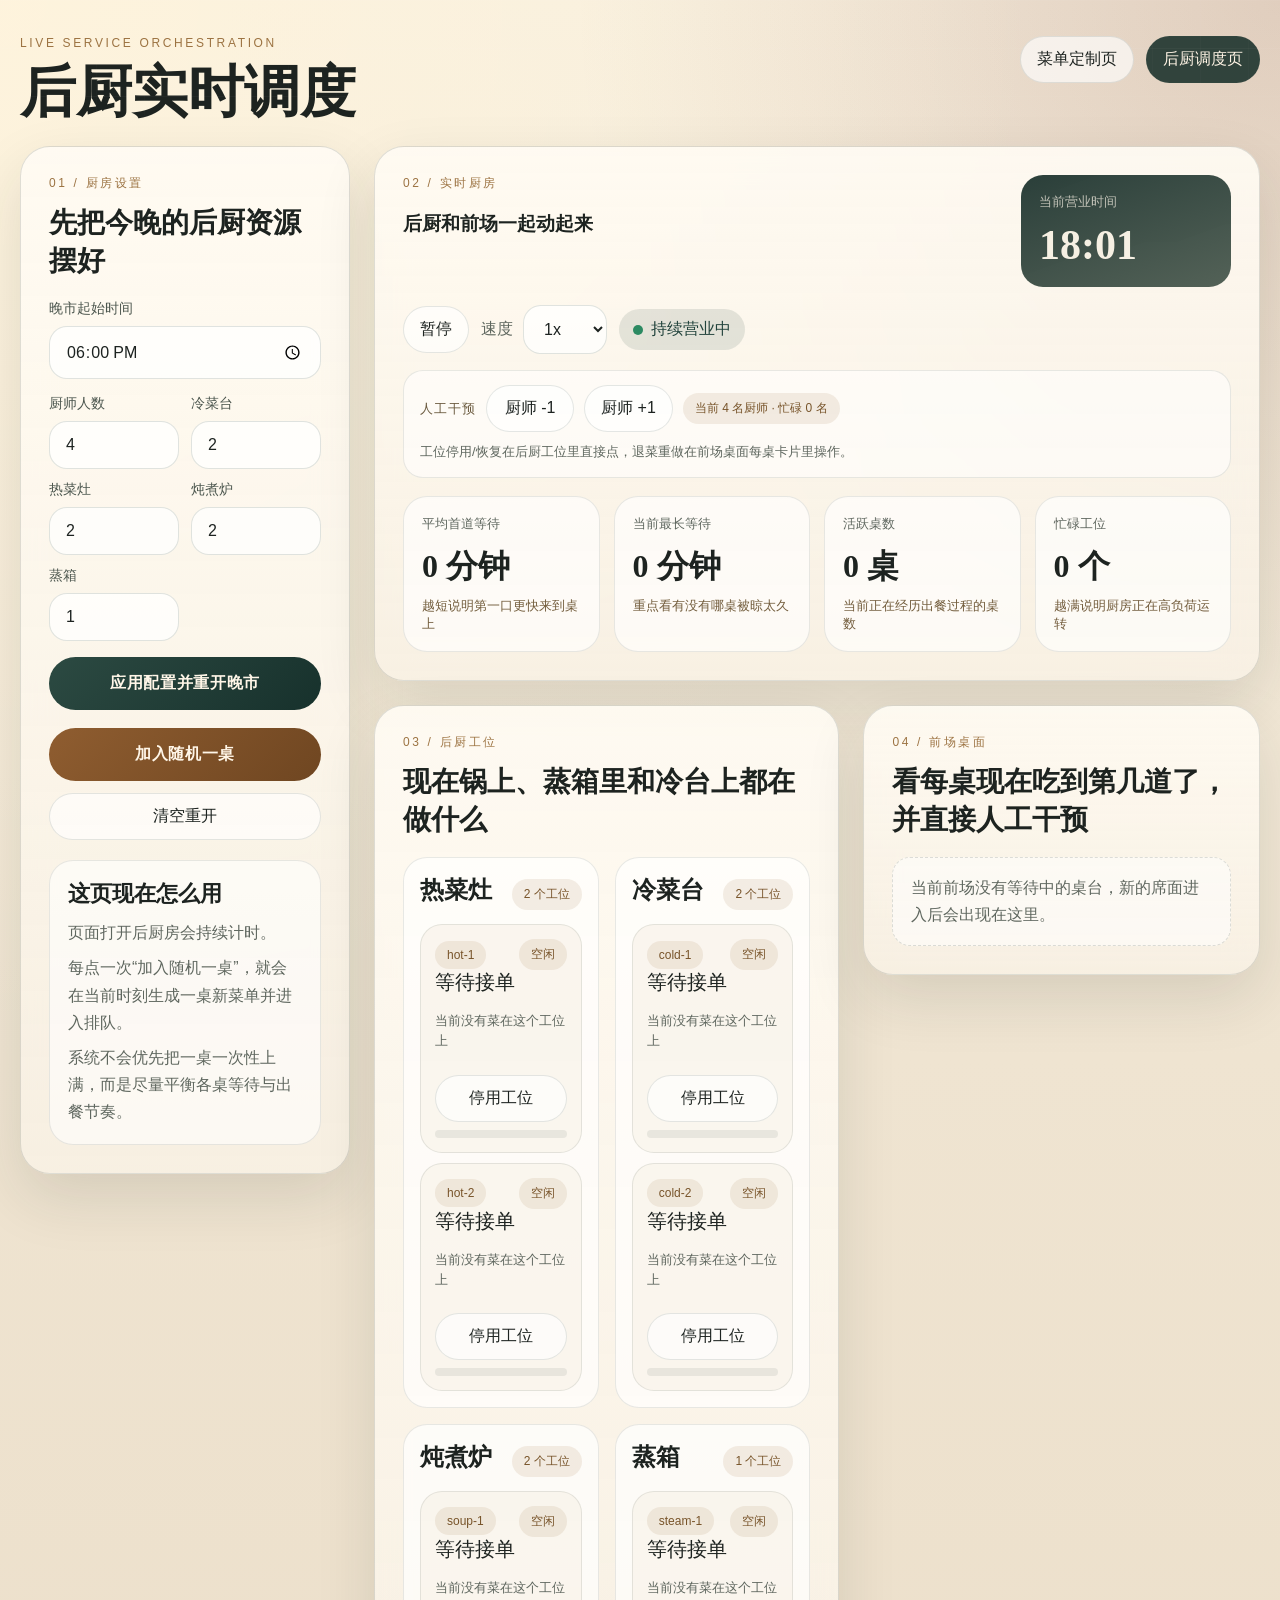
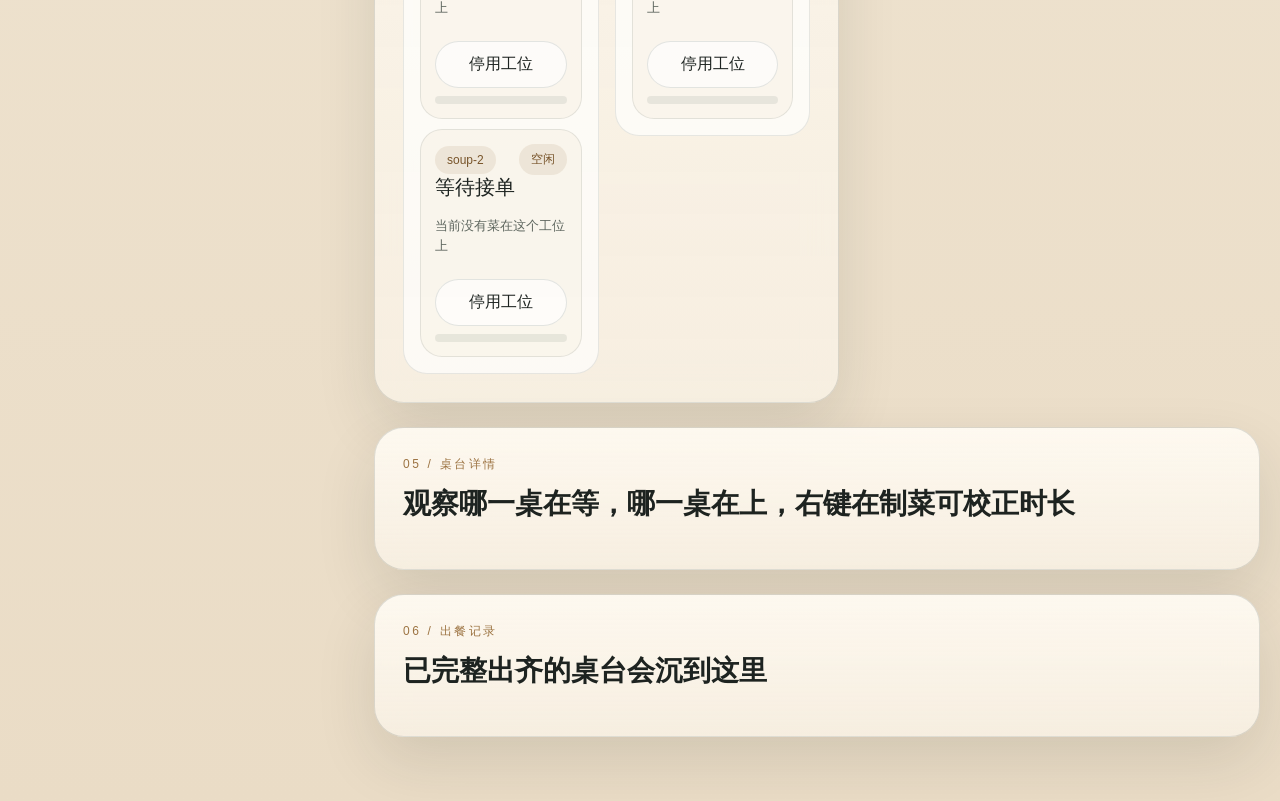
<file: templates/kitchen.html>
<!DOCTYPE html>
<html lang="zh-CN">
  <head>
    <meta charset="UTF-8" />
    <meta name="viewport" content="width=device-width, initial-scale=1.0" />
    <title>云汀私宴 · 后厨实时调度</title>
    <link rel="stylesheet" href="/static/style.css" />
    <link rel="stylesheet" href="/static/kitchen.css" />
  </head>
  <body>
    <div class="page-shell kitchen-shell">
      <header class="kitchen-hero">
        <div>
          <p class="eyebrow">LIVE SERVICE ORCHESTRATION</p>
          <h1>后厨实时调度</h1>
        </div>
        <div class="kitchen-links">
          <a href="/" class="kitchen-link">菜单定制页</a>
          <a href="/kitchen" class="kitchen-link active">后厨调度页</a>
        </div>
      </header>

      <main class="kitchen-layout">
        <aside class="panel kitchen-config-panel">
          <div class="panel-heading">
            <p class="section-kicker">01 / 厨房设置</p>
            <h3>先把今晚的后厨资源摆好</h3>
          </div>

          <form id="kitchen-form" class="menu-form">
            <label class="field">
              <span>晚市起始时间</span>
              <input type="time" name="start_time" value="18:00" />
            </label>

            <div class="resource-grid">
              <label class="field">
                <span>厨师人数</span>
                <input type="number" name="chefs" min="2" max="10" value="4" />
              </label>
              <label class="field">
                <span>冷菜台</span>
                <input type="number" name="cold_stations" min="1" max="4" value="2" />
              </label>
              <label class="field">
                <span>热菜灶</span>
                <input type="number" name="hot_stations" min="1" max="6" value="2" />
              </label>
              <label class="field">
                <span>炖煮炉</span>
                <input type="number" name="soup_stations" min="1" max="3" value="2" />
              </label>
              <label class="field">
                <span>蒸箱</span>
                <input type="number" name="steamers" min="1" max="3" value="1" />
              </label>
            </div>

            <button class="submit-button" type="submit">应用配置并重开晚市</button>
          </form>

          <div class="live-actions">
            <button id="add-order-button" class="submit-button secondary" type="button">加入随机一桌</button>
            <button id="reset-kitchen-button" class="ghost-button" type="button">清空重开</button>
          </div>

          <div class="tips-card">
            <h4>这页现在怎么用</h4>
            <p>页面打开后厨房会持续计时。</p>
            <p>每点一次“加入随机一桌”，就会在当前时刻生成一桌新菜单并进入排队。</p>
            <p>系统不会优先把一桌一次性上满，而是尽量平衡各桌等待与出餐节奏。</p>
          </div>
        </aside>

        <section class="kitchen-main">
          <section class="panel playback-panel">
            <div class="playback-top">
              <div>
                <p class="section-kicker">02 / 实时厨房</p>
                <h3>后厨和前场一起动起来</h3>
              </div>
              <div class="clock-card">
                <span>当前营业时间</span>
                <strong id="sim-clock">18:00</strong>
              </div>
            </div>

            <div id="sim-loading" class="loading-state hidden">正在准备厨房，请稍等片刻…</div>

            <div class="playback-controls">
              <button id="play-toggle" class="ghost-button" type="button">暂停</button>
              <label class="speed-field">
                <span>速度</span>
                <select id="playback-speed">
                  <option value="900">1x</option>
                  <option value="500">2x</option>
                  <option value="260">4x</option>
                </select>
              </label>
              <div class="live-badge">持续营业中</div>
            </div>

            <div class="incident-toolbar">
              <div class="incident-group">
                <span class="incident-label">人工干预</span>
                <button id="chef-minus" class="ghost-button incident-button" type="button">厨师 -1</button>
                <button id="chef-plus" class="ghost-button incident-button" type="button">厨师 +1</button>
                <span id="chef-live-badge" class="mini-pill">当前 4 名厨师</span>
              </div>
              <div class="incident-hint">工位停用/恢复在后厨工位里直接点，退菜重做在前场桌面每桌卡片里操作。</div>
            </div>

            <div id="metrics-root" class="kitchen-metrics"></div>
          </section>

          <section class="service-stage">
            <section class="panel stage-panel">
              <div class="panel-heading compact">
                <p class="section-kicker">03 / 后厨工位</p>
                <h3>现在锅上、蒸箱里和冷台上都在做什么</h3>
              </div>
              <div id="station-root" class="station-root"></div>
            </section>

            <section class="panel room-panel">
              <div class="panel-heading compact">
                <p class="section-kicker">04 / 前场桌面</p>
                <h3>看每桌现在吃到第几道了，并直接人工干预</h3>
              </div>
              <div id="room-root" class="room-root"></div>
            </section>
          </section>

          <div class="kitchen-board">
            <section class="panel tables-panel">
              <div class="panel-heading compact">
                <p class="section-kicker">05 / 桌台详情</p>
                <h3>观察哪一桌在等，哪一桌在上，右键在制菜可校正时长</h3>
              </div>
              <div id="tables-root" class="tables-root"></div>
            </section>
          </div>

          <section class="panel completed-panel">
            <div class="panel-heading compact">
              <p class="section-kicker">06 / 出餐记录</p>
              <h3>已完整出齐的桌台会沉到这里</h3>
            </div>
            <div id="completed-root" class="completed-root"></div>
          </section>
        </section>
      </main>
    </div>

    <div id="dish-context-menu" class="dish-context-menu hidden">
      <button type="button" class="dish-context-option" data-action="serve-now">已出餐</button>
      <button type="button" class="dish-context-option" data-action="delay-dish">延迟出餐</button>
    </div>

    <script src="/static/kitchen.js"></script>
  </body>
</html>
</file>
<file: static/style.css>
:root {
  --bg: #efe4d1;
  --bg-deep: #1d332e;
  --card: rgba(255, 251, 243, 0.84);
  --card-strong: #fffaf1;
  --ink: #1d2320;
  --muted: #5f675f;
  --line: rgba(55, 71, 63, 0.16);
  --gold: #9c7342;
  --gold-soft: rgba(156, 115, 66, 0.14);
  --accent: #7d2d1f;
  --shadow: 0 24px 60px rgba(34, 39, 34, 0.12);
  --serif: "STSong", "Noto Serif SC", "Source Han Serif SC", serif;
  --sans: "Segoe UI", "PingFang SC", "Microsoft YaHei", sans-serif;
}

* {
  box-sizing: border-box;
}

body {
  margin: 0;
  font-family: var(--sans);
  color: var(--ink);
  background:
    radial-gradient(circle at top left, rgba(255, 244, 220, 0.85), transparent 38%),
    radial-gradient(circle at top right, rgba(121, 56, 40, 0.18), transparent 26%),
    linear-gradient(180deg, #f7efdf 0%, #efe4d1 44%, #eadcc6 100%);
  min-height: 100vh;
}

body::before {
  content: "";
  position: fixed;
  inset: 0;
  pointer-events: none;
  background-image:
    linear-gradient(rgba(255, 255, 255, 0.15) 1px, transparent 1px),
    linear-gradient(90deg, rgba(255, 255, 255, 0.08) 1px, transparent 1px);
  background-size: 48px 48px;
  mask-image: linear-gradient(180deg, rgba(0, 0, 0, 0.25), transparent 70%);
}

.page-shell {
  width: min(1240px, calc(100% - 40px));
  margin: 0 auto;
  padding: 36px 0 48px;
}

.hero {
  display: grid;
  grid-template-columns: minmax(0, 1.2fr) minmax(300px, 0.8fr);
  gap: 24px;
  margin-bottom: 24px;
}

.hero-copy,
.hero-card,
.panel,
.menu-sheet {
  border: 1px solid var(--line);
  backdrop-filter: blur(16px);
  box-shadow: var(--shadow);
}

.hero-copy {
  padding: 34px;
  border-radius: 30px;
  background:
    linear-gradient(135deg, rgba(255, 251, 243, 0.96), rgba(245, 236, 223, 0.84)),
    var(--card);
}

.eyebrow,
.sheet-eyebrow,
.section-kicker,
.hero-card-label {
  margin: 0 0 12px;
  font-size: 12px;
  letter-spacing: 0.22em;
  text-transform: uppercase;
  color: var(--gold);
}

.hero h1 {
  margin: 0;
  font-family: var(--serif);
  font-size: clamp(40px, 7vw, 68px);
  line-height: 1.05;
  font-weight: 600;
}

.hero-text {
  max-width: 700px;
  margin: 20px 0 0;
  font-size: 16px;
  line-height: 1.8;
  color: var(--muted);
}

.hero-tags {
  display: flex;
  flex-wrap: wrap;
  gap: 12px;
  margin-top: 24px;
}

.hero-tags span,
.request-pill,
.highlight-pill {
  padding: 10px 14px;
  border-radius: 999px;
  border: 1px solid rgba(156, 115, 66, 0.24);
  background: rgba(255, 249, 239, 0.76);
  color: #6f5531;
  font-size: 13px;
}

.hero-card {
  position: relative;
  overflow: hidden;
  padding: 30px;
  border-radius: 30px;
  background:
    linear-gradient(160deg, rgba(29, 51, 46, 0.94), rgba(60, 77, 66, 0.88)),
    var(--bg-deep);
  color: #f6f0e3;
}

.hero-card::after {
  content: "";
  position: absolute;
  inset: auto -40px -30px auto;
  width: 180px;
  height: 180px;
  border-radius: 50%;
  background: radial-gradient(circle, rgba(240, 205, 150, 0.22), transparent 65%);
}

.hero-card h2 {
  margin: 10px 0 14px;
  font-family: var(--serif);
  font-size: 32px;
  line-height: 1.2;
}

.hero-card p {
  margin: 0;
  color: rgba(246, 240, 227, 0.82);
  line-height: 1.8;
}

.layout {
  display: grid;
  grid-template-columns: minmax(320px, 420px) minmax(0, 1fr);
  gap: 24px;
  align-items: start;
}

.panel {
  border-radius: 30px;
  background: linear-gradient(180deg, rgba(255, 251, 243, 0.92), rgba(249, 242, 230, 0.8));
  padding: 28px;
}

.panel-heading {
  margin-bottom: 20px;
}

.panel-heading h3 {
  margin: 6px 0 0;
  font-family: var(--serif);
  font-size: 28px;
  font-weight: 600;
}

.menu-form {
  display: grid;
  gap: 16px;
}

.field {
  display: grid;
  gap: 8px;
}

.field span,
.field legend {
  font-size: 14px;
  color: #4c564e;
}

input,
select,
textarea,
.submit-button {
  font: inherit;
}

input,
select,
textarea {
  width: 100%;
  border: 1px solid rgba(67, 86, 77, 0.16);
  border-radius: 18px;
  padding: 14px 16px;
  background: rgba(255, 255, 255, 0.76);
  color: var(--ink);
  transition: border-color 0.2s ease, transform 0.2s ease, box-shadow 0.2s ease;
}

input:focus,
select:focus,
textarea:focus {
  outline: none;
  border-color: rgba(125, 45, 31, 0.4);
  box-shadow: 0 0 0 4px rgba(125, 45, 31, 0.08);
  transform: translateY(-1px);
}

.checkbox-group {
  border: 1px solid rgba(67, 86, 77, 0.12);
  border-radius: 22px;
  padding: 14px 16px 16px;
  background: rgba(255, 255, 255, 0.56);
}

.checkbox-group label {
  display: flex;
  gap: 10px;
  align-items: center;
  margin-top: 10px;
  color: var(--muted);
}

.checkbox-group input {
  width: auto;
  margin: 0;
}

.submit-button {
  border: 0;
  border-radius: 999px;
  padding: 16px 22px;
  background:
    linear-gradient(135deg, #2c4a42, #17312c),
    var(--bg-deep);
  color: #fff6e8;
  cursor: pointer;
  font-weight: 600;
  letter-spacing: 0.04em;
  transition: transform 0.2s ease, box-shadow 0.2s ease;
}

.submit-button:hover {
  transform: translateY(-2px);
  box-shadow: 0 18px 28px rgba(29, 51, 46, 0.18);
}

.empty-state,
.loading-state {
  border-radius: 22px;
  padding: 22px;
  border: 1px dashed rgba(88, 96, 89, 0.28);
  color: var(--muted);
  background: rgba(255, 255, 255, 0.48);
}

.hidden {
  display: none !important;
}

.menu-sheet {
  background:
    linear-gradient(180deg, rgba(255, 251, 243, 0.98), rgba(247, 239, 228, 0.92)),
    var(--card-strong);
  border-radius: 28px;
  padding: 26px;
  animation: rise 0.5s ease;
}

.menu-header {
  display: grid;
  grid-template-columns: minmax(0, 1fr) 220px;
  gap: 16px;
  align-items: start;
}

.menu-title {
  margin: 0;
  font-family: var(--serif);
  font-size: clamp(30px, 4vw, 44px);
  font-weight: 600;
  line-height: 1.15;
}

.menu-subtitle,
.menu-summary {
  color: var(--muted);
  line-height: 1.8;
}

.price-card {
  border-radius: 24px;
  padding: 18px;
  background: linear-gradient(180deg, rgba(44, 74, 66, 0.92), rgba(23, 49, 44, 0.96));
  color: #f6f1e4;
}

.price-card p,
.price-card span {
  margin: 0;
  color: rgba(246, 241, 228, 0.72);
}

.price-card strong {
  display: block;
  margin: 10px 0 6px;
  font-size: 32px;
  font-family: var(--serif);
  font-weight: 600;
}

.request-summary,
.highlight-strip,
.request-tags {
  display: flex;
  flex-wrap: wrap;
  gap: 10px;
}

.request-summary {
  margin: 18px 0 10px;
}

.highlight-strip {
  margin: 22px 0 24px;
}

.course-grid {
  display: grid;
  grid-template-columns: repeat(2, minmax(0, 1fr));
  gap: 16px;
}

.course-card,
.notes-card {
  border: 1px solid rgba(67, 86, 77, 0.12);
  border-radius: 24px;
  background: rgba(255, 255, 255, 0.68);
  padding: 18px;
}

.course-meta {
  display: flex;
  justify-content: space-between;
  gap: 16px;
  align-items: center;
}

.course-label {
  display: inline-flex;
  padding: 7px 12px;
  border-radius: 999px;
  background: var(--gold-soft);
  color: #80592c;
  font-size: 12px;
  letter-spacing: 0.08em;
}

.course-price {
  color: var(--accent);
  font-weight: 600;
}

.course-name {
  margin: 14px 0 10px;
  font-family: var(--serif);
  font-size: 24px;
  line-height: 1.25;
}

.course-copy,
.course-note {
  margin: 0;
  color: var(--muted);
  line-height: 1.75;
}

.course-note {
  margin-top: 12px;
  padding-top: 12px;
  border-top: 1px dashed rgba(67, 86, 77, 0.15);
}

.notes-grid {
  display: grid;
  grid-template-columns: repeat(2, minmax(0, 1fr));
  gap: 16px;
  margin-top: 20px;
}

.notes-card h4 {
  margin: 0 0 12px;
  font-family: var(--serif);
  font-size: 22px;
}

.chef-notes {
  margin: 0;
  padding-left: 18px;
  color: var(--muted);
  line-height: 1.8;
}

@keyframes rise {
  from {
    opacity: 0;
    transform: translateY(12px);
  }

  to {
    opacity: 1;
    transform: translateY(0);
  }
}

@media (max-width: 980px) {
  .hero,
  .layout,
  .menu-header,
  .notes-grid,
  .course-grid {
    grid-template-columns: 1fr;
  }

  .page-shell {
    width: min(100% - 24px, 1240px);
    padding-top: 20px;
  }

  .hero-copy,
  .hero-card,
  .panel,
  .menu-sheet {
    border-radius: 24px;
  }
}
</file>
<file: static/kitchen.css>
.kitchen-shell {
  padding-bottom: 64px;
}

.kitchen-hero {
  display: flex;
  justify-content: space-between;
  gap: 24px;
  align-items: flex-start;
  margin-bottom: 24px;
}

.kitchen-hero h1 {
  margin: 0;
  font-family: var(--serif);
  font-size: clamp(38px, 5vw, 56px);
  line-height: 1.08;
}

.kitchen-links {
  display: flex;
  gap: 12px;
  flex-wrap: wrap;
}

.kitchen-link,
.ghost-button {
  display: inline-flex;
  align-items: center;
  justify-content: center;
  padding: 12px 16px;
  border-radius: 999px;
  border: 1px solid rgba(67, 86, 77, 0.14);
  background: rgba(255, 255, 255, 0.64);
  color: var(--ink);
  text-decoration: none;
  font: inherit;
}

.kitchen-link.active,
.ghost-button:hover {
  background: rgba(29, 51, 46, 0.9);
  color: #fff4e5;
}

.kitchen-layout {
  display: grid;
  grid-template-columns: minmax(280px, 330px) minmax(0, 1fr);
  gap: 24px;
  align-items: start;
}

.kitchen-main {
  display: grid;
  gap: 24px;
}

.resource-grid {
  display: grid;
  grid-template-columns: repeat(2, minmax(0, 1fr));
  gap: 12px;
}

.live-actions {
  display: grid;
  gap: 12px;
  margin-top: 18px;
}

.submit-button.secondary {
  background: linear-gradient(135deg, #8f5d30, #6f4621);
}

.tips-card {
  margin-top: 20px;
  padding: 18px;
  border-radius: 24px;
  border: 1px solid rgba(67, 86, 77, 0.12);
  background: rgba(255, 255, 255, 0.58);
}

.tips-card h4 {
  margin: 0 0 10px;
  font-family: var(--serif);
  font-size: 22px;
}

.tips-card p {
  margin: 8px 0 0;
  color: var(--muted);
  line-height: 1.7;
}

.playback-top {
  display: flex;
  justify-content: space-between;
  gap: 20px;
  align-items: flex-start;
}

.clock-card {
  min-width: 210px;
  border-radius: 22px;
  padding: 18px;
  background: linear-gradient(160deg, rgba(29, 51, 46, 0.94), rgba(60, 77, 66, 0.88));
  color: #f6f0e3;
}

.clock-card span {
  display: block;
  color: rgba(246, 240, 227, 0.72);
  font-size: 13px;
}

.clock-card strong {
  display: block;
  margin-top: 10px;
  font-size: 42px;
  font-family: var(--serif);
  font-weight: 600;
}

.playback-controls {
  display: flex;
  align-items: center;
  gap: 12px;
  margin-top: 18px;
  flex-wrap: wrap;
}

.speed-field {
  display: flex;
  gap: 10px;
  align-items: center;
  color: var(--muted);
}

.speed-field select {
  width: auto;
  min-width: 84px;
}

.live-badge {
  display: inline-flex;
  align-items: center;
  gap: 8px;
  padding: 10px 14px;
  border-radius: 999px;
  background: rgba(44, 74, 66, 0.12);
  color: #22433c;
}

.live-badge::before {
  content: "";
  width: 10px;
  height: 10px;
  border-radius: 50%;
  background: #2c8a62;
  box-shadow: 0 0 0 0 rgba(44, 138, 98, 0.55);
  animation: pulse 1.6s infinite;
}

.incident-toolbar {
  margin-top: 16px;
  display: grid;
  gap: 10px;
  padding: 14px 16px;
  border-radius: 20px;
  border: 1px solid rgba(67, 86, 77, 0.12);
  background: rgba(255, 255, 255, 0.56);
}

.incident-group {
  display: flex;
  flex-wrap: wrap;
  gap: 10px;
  align-items: center;
}

.incident-label {
  color: #6b5a3f;
  font-size: 13px;
  letter-spacing: 0.08em;
  text-transform: uppercase;
}

.incident-button {
  min-width: 88px;
}

.incident-hint {
  color: var(--muted);
  line-height: 1.6;
  font-size: 13px;
}

.kitchen-metrics {
  display: grid;
  grid-template-columns: repeat(4, minmax(0, 1fr));
  gap: 14px;
  margin-top: 18px;
}

.metric-card {
  border: 1px solid rgba(67, 86, 77, 0.12);
  border-radius: 24px;
  background: rgba(255, 255, 255, 0.64);
  padding: 18px;
}

.metric-card span {
  display: block;
  color: var(--muted);
  font-size: 13px;
}

.metric-card strong {
  display: block;
  margin-top: 12px;
  font-size: 32px;
  font-family: var(--serif);
  font-weight: 600;
}

.metric-card small {
  display: block;
  margin-top: 8px;
  color: #735d3d;
}

.service-stage {
  display: grid;
  grid-template-columns: minmax(0, 1.08fr) minmax(380px, 0.92fr);
  gap: 24px;
  align-items: start;
}

.kitchen-board {
  display: block;
}

.tables-panel {
  width: 100%;
}

.tables-root {
  grid-template-columns: repeat(auto-fit, minmax(320px, 1fr));
}

.compact {
  margin-bottom: 18px;
}

.station-root,
.tables-root {
  display: grid;
  gap: 16px;
}

.station-root {
  grid-template-columns: repeat(2, minmax(0, 1fr));
  align-items: start;
}

.station-group {
  border: 1px solid rgba(67, 86, 77, 0.12);
  border-radius: 24px;
  background: rgba(255, 255, 255, 0.66);
  padding: 16px;
}

.station-group-header {
  display: flex;
  justify-content: space-between;
  gap: 12px;
  align-items: baseline;
  margin-bottom: 14px;
}

.station-group-header h4,
.table-card h4 {
  margin: 0;
  font-family: var(--serif);
  font-size: 24px;
}

.station-slots {
  display: grid;
  grid-template-columns: 1fr;
  gap: 10px;
}

.station-hot .station-slots {
  grid-template-columns: 1fr;
}

.station-slot {
  border-radius: 22px;
  padding: 14px;
  border: 1px solid rgba(67, 86, 77, 0.12);
  background: rgba(249, 243, 233, 0.72);
  min-height: 122px;
  min-width: 0;
  display: flex;
  flex-direction: column;
  justify-content: space-between;
  transition: transform 0.25s ease, box-shadow 0.25s ease, background 0.25s ease;
}

.station-slot.active {
  background: linear-gradient(180deg, rgba(44, 74, 66, 0.18), rgba(255, 255, 255, 0.92));
  transform: translateY(-3px) scale(1.01);
  box-shadow: 0 16px 32px rgba(29, 51, 46, 0.12);
}

.station-slot.unavailable {
  background: rgba(229, 224, 214, 0.68);
  border-style: dashed;
  box-shadow: none;
  transform: none;
}

.slot-top,
.table-top,
.table-meta-row,
.room-table-top {
  display: flex;
  justify-content: space-between;
  gap: 12px;
  align-items: center;
}

.slot-badge,
.status-pill,
.mini-pill {
  display: inline-flex;
  padding: 7px 12px;
  border-radius: 999px;
  font-size: 12px;
  background: rgba(156, 115, 66, 0.12);
  color: #78542a;
}

.slot-main {
  display: grid;
  gap: 4px;
}

.slot-actions {
  margin: 10px 0 8px;
}

.slot-action {
  width: 100%;
  min-height: 38px;
}

.slot-dish {
  margin: 0;
  font-family: var(--serif);
  font-size: 20px;
  line-height: 1.2;
  word-break: break-word;
}

.slot-meta,
.event-meta,
.table-summary,
.room-note {
  color: var(--muted);
  line-height: 1.7;
}

.slot-meta {
  font-size: 13px;
  line-height: 1.55;
}

.progress-track,
.table-progress {
  width: 100%;
  height: 8px;
  border-radius: 999px;
  background: rgba(67, 86, 77, 0.1);
  overflow: hidden;
}

.progress-fill,
.table-progress-fill {
  height: 100%;
  border-radius: inherit;
  background: linear-gradient(90deg, #9c7342, #d4b07b);
  width: 0%;
  transition: width 0.3s ease;
}

.room-root {
  display: grid;
  grid-template-columns: repeat(auto-fit, minmax(240px, 1fr));
  gap: 16px;
}

.room-empty,
.completed-empty {
  padding: 16px 18px;
  border-radius: 18px;
  border: 1px dashed rgba(67, 86, 77, 0.18);
  background: rgba(255, 255, 255, 0.54);
  color: var(--muted);
  line-height: 1.7;
}

.room-table {
  border-radius: 24px;
  padding: 18px;
  border: 1px solid rgba(67, 86, 77, 0.12);
  background: radial-gradient(circle at top, rgba(255, 248, 236, 0.95), rgba(247, 238, 223, 0.82));
  transition: transform 0.25s ease, box-shadow 0.25s ease;
}

.room-table.done {
  box-shadow: 0 14px 28px rgba(156, 115, 66, 0.14);
  transform: translateY(-2px);
}

.room-note {
  min-height: 48px;
}

.room-disc {
  position: relative;
  width: 156px;
  height: 156px;
  margin: 16px auto 12px;
  border-radius: 50%;
  background: radial-gradient(circle at 30% 30%, rgba(255, 255, 255, 0.98), rgba(236, 224, 203, 0.96));
  border: 10px solid rgba(255, 255, 255, 0.9);
  box-shadow: inset 0 0 0 1px rgba(67, 86, 77, 0.08), 0 20px 32px rgba(29, 51, 46, 0.08);
}

.room-center {
  position: absolute;
  inset: 50% auto auto 50%;
  transform: translate(-50%, -50%);
  width: 72px;
  height: 72px;
  border-radius: 50%;
  display: flex;
  align-items: center;
  justify-content: center;
  background: rgba(29, 51, 46, 0.9);
  color: #fff6e8;
  font-family: var(--serif);
  font-size: 22px;
}

.plate-ring {
  position: absolute;
  inset: 0;
}

.plate {
  position: absolute;
  width: 24px;
  height: 24px;
  border-radius: 50%;
  border: 4px solid rgba(255, 255, 255, 0.92);
  background: rgba(228, 214, 190, 0.9);
  box-shadow: 0 4px 8px rgba(29, 51, 46, 0.08);
}

.plate:nth-child(1) { top: 8px; left: 50%; transform: translateX(-50%); }
.plate:nth-child(2) { top: 22px; right: 20px; }
.plate:nth-child(3) { top: 50%; right: 8px; transform: translateY(-50%); }
.plate:nth-child(4) { bottom: 22px; right: 20px; }
.plate:nth-child(5) { bottom: 8px; left: 50%; transform: translateX(-50%); }
.plate:nth-child(6) { bottom: 22px; left: 20px; }
.plate:nth-child(7) { top: 50%; left: 8px; transform: translateY(-50%); }
.plate:nth-child(8) { top: 22px; left: 20px; }
.plate:nth-child(9) { top: 38px; left: 50%; transform: translateX(-50%); }
.plate:nth-child(10) { bottom: 38px; left: 50%; transform: translateX(-50%); }

.plate.served {
  background: linear-gradient(180deg, #c89a63, #9c7342);
}

.plate.cooking {
  background: linear-gradient(180deg, #3e6b61, #25453e);
  animation: pulse 1.4s infinite;
}

.room-course-block {
  margin-top: 12px;
}

.room-course-title {
  margin-bottom: 8px;
  font-size: 13px;
  color: #6e654f;
}

.room-course-list {
  display: flex;
  flex-wrap: wrap;
  gap: 8px;
}

.room-course-chip {
  display: inline-flex;
  align-items: center;
  padding: 7px 10px;
  border-radius: 999px;
  font-size: 12px;
  background: rgba(156, 115, 66, 0.12);
  color: #7b5a31;
  animation: rise 0.25s ease;
}

.room-course-chip.served {
  background: rgba(156, 115, 66, 0.15);
  color: #7b5a31;
}

.room-course-chip.cooking {
  background: rgba(44, 74, 66, 0.14);
  color: #22433c;
}

.room-course-chip.muted {
  background: rgba(67, 86, 77, 0.08);
  color: #6c736d;
}

.room-actions {
  display: flex;
  flex-wrap: wrap;
  gap: 8px;
  margin-top: 14px;
}

.room-action {
  flex: 1 1 108px;
  min-height: 40px;
  padding: 10px 12px;
}

.ghost-button:disabled,
.room-action:disabled {
  opacity: 0.48;
  cursor: not-allowed;
  background: rgba(255, 255, 255, 0.5);
  color: var(--muted);
}

.completed-root {
  display: grid;
  gap: 10px;
}

.completed-item {
  padding: 14px 16px;
  border-radius: 18px;
  border: 1px solid rgba(67, 86, 77, 0.1);
  background: rgba(255, 255, 255, 0.56);
}

.completed-top,
.completed-tags {
  display: flex;
  gap: 8px;
  flex-wrap: wrap;
  align-items: center;
}

.completed-item strong {
  display: block;
  margin-bottom: 4px;
  font-family: var(--serif);
  font-size: 18px;
}

.completed-tags {
  margin-top: 10px;
}

.completed-dishes {
  margin-top: 10px;
  display: flex;
  flex-wrap: wrap;
  gap: 8px;
}

.completed-dish-chip {
  display: inline-flex;
  align-items: center;
  padding: 7px 10px;
  border-radius: 999px;
  font-size: 12px;
  background: rgba(156, 115, 66, 0.14);
  color: #7b5a31;
}

.table-card {
  border-radius: 24px;
  border: 1px solid rgba(67, 86, 77, 0.12);
  background: rgba(255, 255, 255, 0.68);
  padding: 18px;
  animation: rise 0.35s ease;
}

.table-meta-row {
  margin: 14px 0 12px;
  align-items: flex-start;
}

.table-tag-row,
.dish-list {
  display: flex;
  flex-wrap: wrap;
  gap: 8px;
}

.dish-chip {
  display: grid;
  gap: 4px;
  min-width: 162px;
  padding: 12px 14px;
  border-radius: 18px;
  border: 1px solid rgba(67, 86, 77, 0.1);
  background: rgba(248, 242, 232, 0.88);
  position: relative;
  overflow: visible;
  transition: transform 0.25s ease, background 0.25s ease, border-color 0.25s ease, box-shadow 0.25s ease;
}

.dish-chip small {
  color: var(--muted);
}

.dish-chip.interactive {
  cursor: pointer;
}

.dish-chip.interactive::after {
  content: "点击调整";
  position: absolute;
  top: 10px;
  right: 12px;
  font-size: 11px;
  color: rgba(34, 67, 60, 0.8);
}

.dish-chip.cooking {
  background: rgba(44, 74, 66, 0.12);
  border-color: rgba(44, 74, 66, 0.2);
  transform: translateY(-3px);
  box-shadow: 0 12px 18px rgba(29, 51, 46, 0.08);
}

.dish-chip.menu-open {
  z-index: 8;
}

.dish-chip.served {
  background: rgba(156, 115, 66, 0.14);
  border-color: rgba(156, 115, 66, 0.2);
}

.dish-action-menu {
  position: absolute;
  top: calc(100% + 8px);
  left: 0;
  min-width: 132px;
  display: grid;
  gap: 6px;
  padding: 8px;
  border-radius: 16px;
  border: 1px solid rgba(67, 86, 77, 0.14);
  background: rgba(255, 252, 246, 0.98);
  box-shadow: 0 18px 32px rgba(29, 51, 46, 0.14);
}

.dish-action-option {
  padding: 10px 12px;
  border: none;
  border-radius: 12px;
  background: rgba(244, 237, 225, 0.9);
  color: var(--ink);
  font: inherit;
  text-align: left;
  cursor: pointer;
}

.dish-action-option:hover {
  background: rgba(44, 74, 66, 0.14);
  color: #22433c;
}

.status-pill.waiting {
  background: rgba(125, 45, 31, 0.1);
  color: #7d2d1f;
}

.status-pill.cooking {
  background: rgba(44, 74, 66, 0.14);
  color: #22433c;
}

.status-pill.done {
  background: rgba(156, 115, 66, 0.14);
  color: #7c5b31;
}

@keyframes pulse {
  0% {
    box-shadow: 0 0 0 0 rgba(44, 138, 98, 0.45);
  }

  70% {
    box-shadow: 0 0 0 10px rgba(44, 138, 98, 0);
  }

  100% {
    box-shadow: 0 0 0 0 rgba(44, 138, 98, 0);
  }
}

@keyframes rise {
  from {
    opacity: 0;
    transform: translateY(10px);
  }

  to {
    opacity: 1;
    transform: translateY(0);
  }
}

@media (max-width: 1180px) {
  .kitchen-layout,
  .service-stage {
    grid-template-columns: 1fr;
  }

  .station-root {
    grid-template-columns: 1fr 1fr;
  }
}

@media (max-width: 900px) {
  .kitchen-hero,
  .playback-top,
  .table-top,
  .table-meta-row,
  .room-table-top,
  .incident-group {
    flex-direction: column;
    align-items: flex-start;
  }

  .resource-grid,
  .kitchen-metrics {
    grid-template-columns: 1fr 1fr;
  }

  .station-root {
    grid-template-columns: 1fr;
  }
}

@media (max-width: 640px) {
  .resource-grid,
  .kitchen-metrics,
  .room-root,
  .station-root,
  .station-slots {
    grid-template-columns: 1fr;
  }
}
</file>
